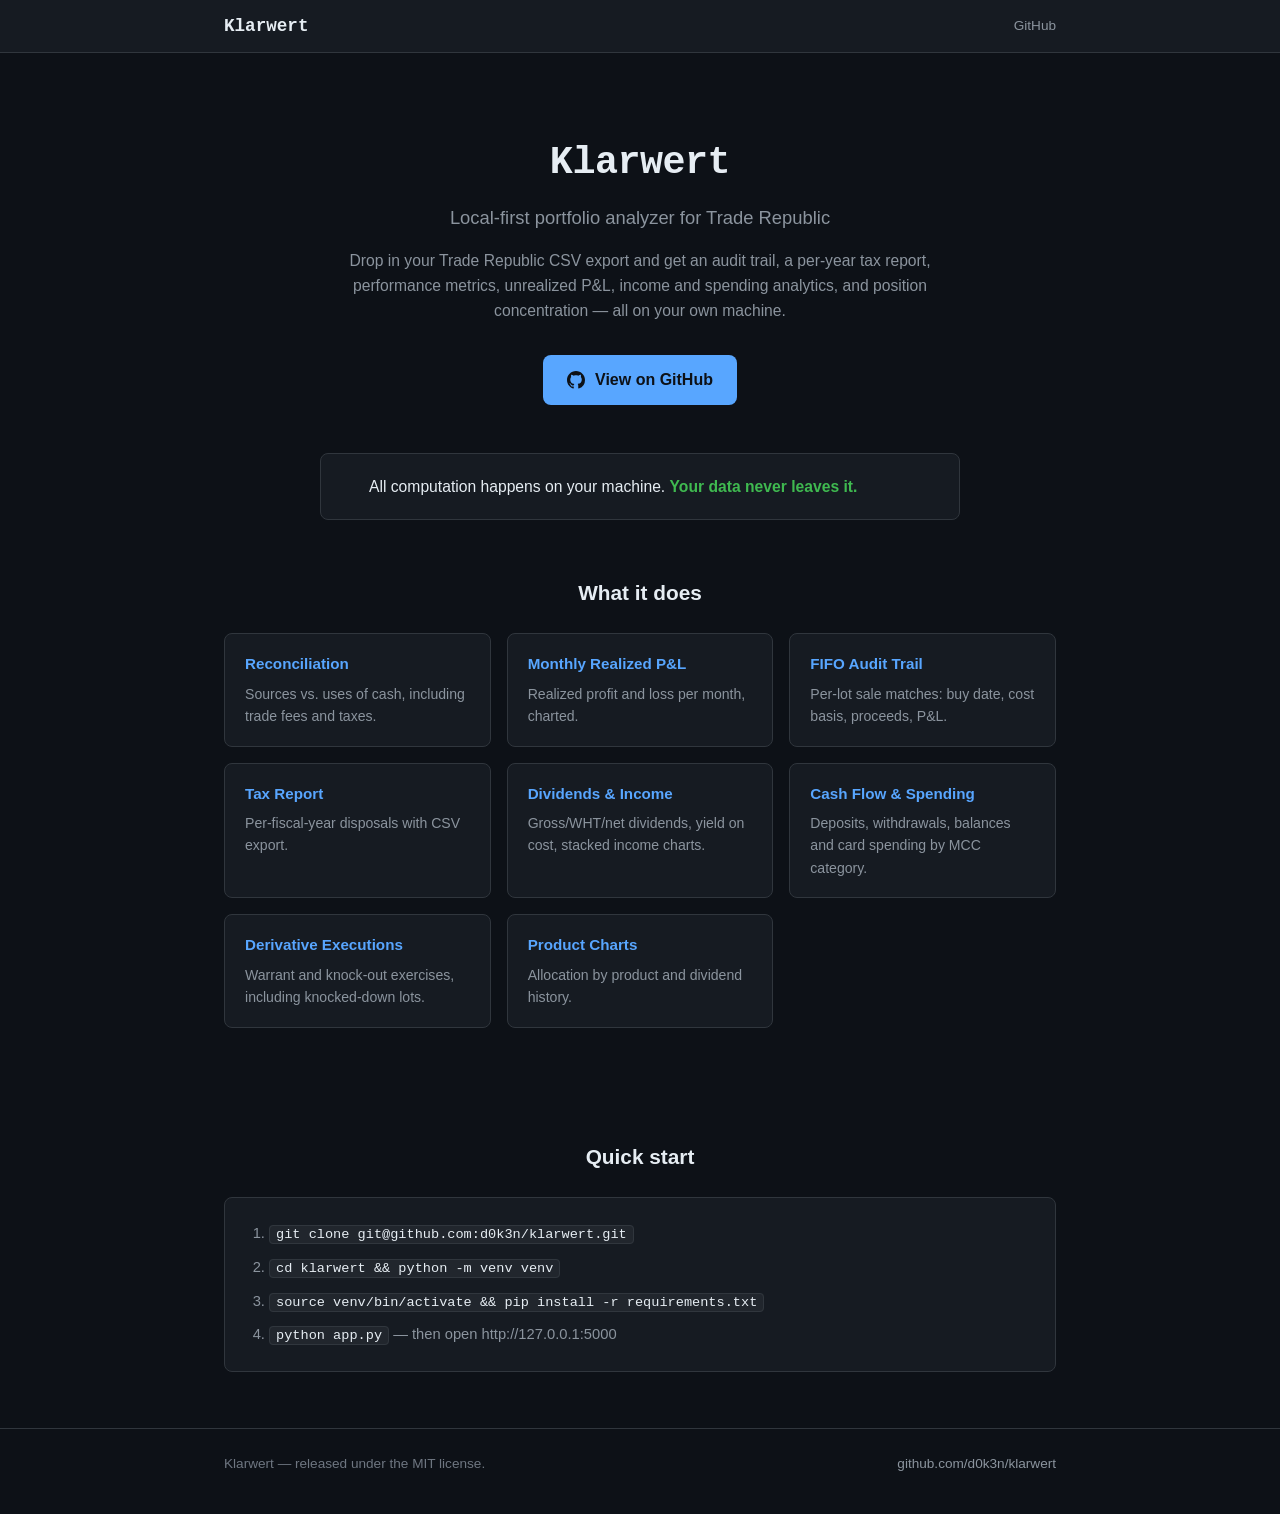
<file: docs/index.html>
<!DOCTYPE html>
<html lang="en">
<head>
<meta charset="UTF-8">
<meta name="viewport" content="width=device-width, initial-scale=1.0">
<title>Klarwert &mdash; Local-first portfolio analyzer for Trade Republic</title>
<meta name="description" content="Klarwert is a local-first portfolio analyzer for Trade Republic CSV exports. All computation happens on your machine. Your data never leaves it.">
<link rel="stylesheet" href="style.css">
</head>
<body>

<header class="site-header">
  <div class="container">
    <span class="brand"><a href="#">Klarwert</a></span>
    <a class="header-link" href="https://github.com/d0k3n/klarwert">GitHub</a>
  </div>
</header>

<section class="hero">
  <div class="container">
    <h1>Klarwert</h1>
    <p class="tagline">Local-first portfolio analyzer for Trade Republic</p>
    <p class="lede">Drop in your Trade Republic CSV export and get an audit trail, a per-year tax report, performance metrics, unrealized P&amp;L, income and spending analytics, and position concentration &mdash; all on your own machine.</p>
    <a class="cta" href="https://github.com/d0k3n/klarwert">
      <svg viewBox="0 0 16 16" width="18" height="18" fill="currentColor" aria-hidden="true">
        <path d="M8 0C3.58 0 0 3.58 0 8c0 3.54 2.29 6.53 5.47 7.59.4.07.55-.17.55-.38 0-.19-.01-.82-.01-1.49-2.01.37-2.53-.49-2.69-.94-.09-.23-.48-.94-.82-1.13-.28-.15-.68-.52-.01-.53.63-.01 1.08.58 1.23.82.72 1.21 1.87.87 2.33.66.07-.52.28-.87.51-1.07-1.78-.2-3.64-.89-3.64-3.95 0-.87.31-1.59.82-2.15-.08-.2-.36-1.02.08-2.12 0 0 .67-.21 2.2.82.64-.18 1.32-.27 2-.27.68 0 1.36.09 2 .27 1.53-1.04 2.2-.82 2.2-.82.44 1.1.16 1.92.08 2.12.51.56.82 1.27.82 2.15 0 3.07-1.87 3.75-3.65 3.95.29.25.54.73.54 1.48 0 1.07-.01 1.93-.01 2.2 0 .21.15.46.55.38A8.01 8.01 0 0 0 16 8c0-4.42-3.58-8-8-8Z"/>
      </svg>
      View on GitHub
    </a>
  </div>
</section>

<section class="privacy">
  <div class="container">
    <p style="margin:0">All computation happens on your machine. <strong>Your data never leaves it.</strong></p>
  </div>
</section>

<section class="section">
  <div class="container">
    <h2>What it does</h2>
    <div class="feature-grid">
      <div class="feature-card">
        <h3>Reconciliation</h3>
        <p>Sources vs. uses of cash, including trade fees and taxes.</p>
      </div>
      <div class="feature-card">
        <h3>Monthly Realized P&amp;L</h3>
        <p>Realized profit and loss per month, charted.</p>
      </div>
      <div class="feature-card">
        <h3>FIFO Audit Trail</h3>
        <p>Per-lot sale matches: buy date, cost basis, proceeds, P&amp;L.</p>
      </div>
      <div class="feature-card">
        <h3>Tax Report</h3>
        <p>Per-fiscal-year disposals with CSV export.</p>
      </div>
      <div class="feature-card">
        <h3>Dividends &amp; Income</h3>
        <p>Gross/WHT/net dividends, yield on cost, stacked income charts.</p>
      </div>
      <div class="feature-card">
        <h3>Cash Flow &amp; Spending</h3>
        <p>Deposits, withdrawals, balances and card spending by MCC category.</p>
      </div>
      <div class="feature-card">
        <h3>Derivative Executions</h3>
        <p>Warrant and knock-out exercises, including knocked-down lots.</p>
      </div>
      <div class="feature-card">
        <h3>Product Charts</h3>
        <p>Allocation by product and dividend history.</p>
      </div>
    </div>
  </div>
</section>

<section class="section">
  <div class="container">
    <h2>Quick start</h2>
    <div class="quickstart">
      <ol>
        <li><code>git clone git@github.com:d0k3n/klarwert.git</code></li>
        <li><code>cd klarwert &amp;&amp; python -m venv venv</code></li>
        <li><code>source venv/bin/activate &amp;&amp; pip install -r requirements.txt</code></li>
        <li><code>python app.py</code> &mdash; then open http://127.0.0.1:5000</li>
      </ol>
    </div>
  </div>
</section>

<footer class="site-footer">
  <div class="container">
    <span>Klarwert &mdash; released under the MIT license.</span>
    <a href="https://github.com/d0k3n/klarwert">github.com/d0k3n/klarwert</a>
  </div>
</footer>

</body>
</html>
</file>
<file: docs/style.css>
:root {
  --bg-primary: #0d1117;
  --bg-surface: #161b22;
  --bg-elevated: #21262d;
  --border-color: #30363d;
  --border-hover: #484f58;
  --text-primary: #e6edf3;
  --text-secondary: #8b949e;
  --text-muted: #6e7681;
  --accent-blue: #58a6ff;
  --color-positive: #3fb950;
}

* { box-sizing: border-box; }

body {
  font-family: -apple-system, BlinkMacSystemFont, "Segoe UI", Roboto, sans-serif;
  margin: 0;
  background: var(--bg-primary);
  color: var(--text-primary);
  line-height: 1.6;
}

.container {
  max-width: 880px;
  margin: 0 auto;
  padding: 0 24px;
}

/* Header */
.site-header {
  border-bottom: 1px solid var(--border-color);
  background: var(--bg-surface);
}
.site-header .container {
  display: flex;
  justify-content: space-between;
  align-items: center;
  padding-top: 12px;
  padding-bottom: 12px;
}
.brand {
  font-family: 'SF Mono', 'JetBrains Mono', 'Cascadia Code', monospace;
  font-size: 1.1rem;
  font-weight: 700;
}
.brand a { color: var(--text-primary); text-decoration: none; }
.header-link {
  color: var(--text-secondary);
  font-size: 0.85rem;
  text-decoration: none;
}
.header-link:hover { color: var(--text-primary); }

/* Hero */
.hero {
  padding: 80px 0 48px;
  text-align: center;
}
.hero h1 {
  font-family: 'SF Mono', 'JetBrains Mono', 'Cascadia Code', monospace;
  font-size: 2.4rem;
  font-weight: 700;
  margin: 0 0 8px;
  letter-spacing: -0.5px;
}
.hero .tagline {
  font-size: 1.15rem;
  color: var(--text-secondary);
  margin: 0 0 16px;
}
.hero .lede {
  max-width: 620px;
  margin: 0 auto 32px;
  color: var(--text-secondary);
  font-size: 0.98rem;
}
.cta {
  display: inline-flex;
  align-items: center;
  gap: 10px;
  background: var(--accent-blue);
  color: #0d1117;
  font-weight: 600;
  font-size: 1rem;
  padding: 12px 24px;
  border-radius: 8px;
  text-decoration: none;
  transition: filter 0.15s;
}
.cta:hover { filter: brightness(1.1); }

/* Privacy callout */
.privacy {
  max-width: 640px;
  margin: 0 auto;
  padding: 20px 24px;
  border: 1px solid var(--border-color);
  border-radius: 8px;
  background: var(--bg-surface);
  color: var(--text-primary);
  font-size: 0.98rem;
}
.privacy strong { color: var(--color-positive); }

/* Section headings */
.section { padding: 56px 0; }
.section h2 {
  font-size: 1.3rem;
  font-weight: 700;
  margin: 0 0 24px;
  text-align: center;
}

/* Feature grid */
.feature-grid {
  display: grid;
  grid-template-columns: repeat(auto-fill, minmax(250px, 1fr));
  gap: 16px;
}
.feature-card {
  background: var(--bg-surface);
  border: 1px solid var(--border-color);
  border-radius: 8px;
  padding: 18px 20px;
}
.feature-card h3 {
  font-size: 0.95rem;
  font-weight: 600;
  margin: 0 0 6px;
  color: var(--accent-blue);
}
.feature-card p {
  font-size: 0.88rem;
  color: var(--text-secondary);
  margin: 0;
}

/* Quick start */
.quickstart {
  background: var(--bg-surface);
  border: 1px solid var(--border-color);
  border-radius: 8px;
  padding: 24px;
}
.quickstart ol { margin: 0; padding-left: 20px; }
.quickstart li { margin-bottom: 10px; color: var(--text-secondary); font-size: 0.92rem; }
.quickstart li:last-child { margin-bottom: 0; }
.quickstart code {
  font-family: 'SF Mono', 'JetBrains Mono', 'Cascadia Code', monospace;
  font-size: 0.85rem;
  background: var(--bg-elevated);
  border: 1px solid var(--border-color);
  border-radius: 4px;
  padding: 1px 6px;
  color: var(--text-primary);
}

/* Footer */
.site-footer {
  border-top: 1px solid var(--border-color);
  padding: 24px 0 40px;
  color: var(--text-muted);
  font-size: 0.85rem;
}
.site-footer .container {
  display: flex;
  justify-content: space-between;
  align-items: center;
  gap: 12px;
  flex-wrap: wrap;
}
.site-footer a { color: var(--text-secondary); text-decoration: none; }
.site-footer a:hover { color: var(--text-primary); }

@media (max-width: 480px) {
  .hero h1 { font-size: 1.8rem; }
  .hero { padding: 56px 0 32px; }
}
</file>
